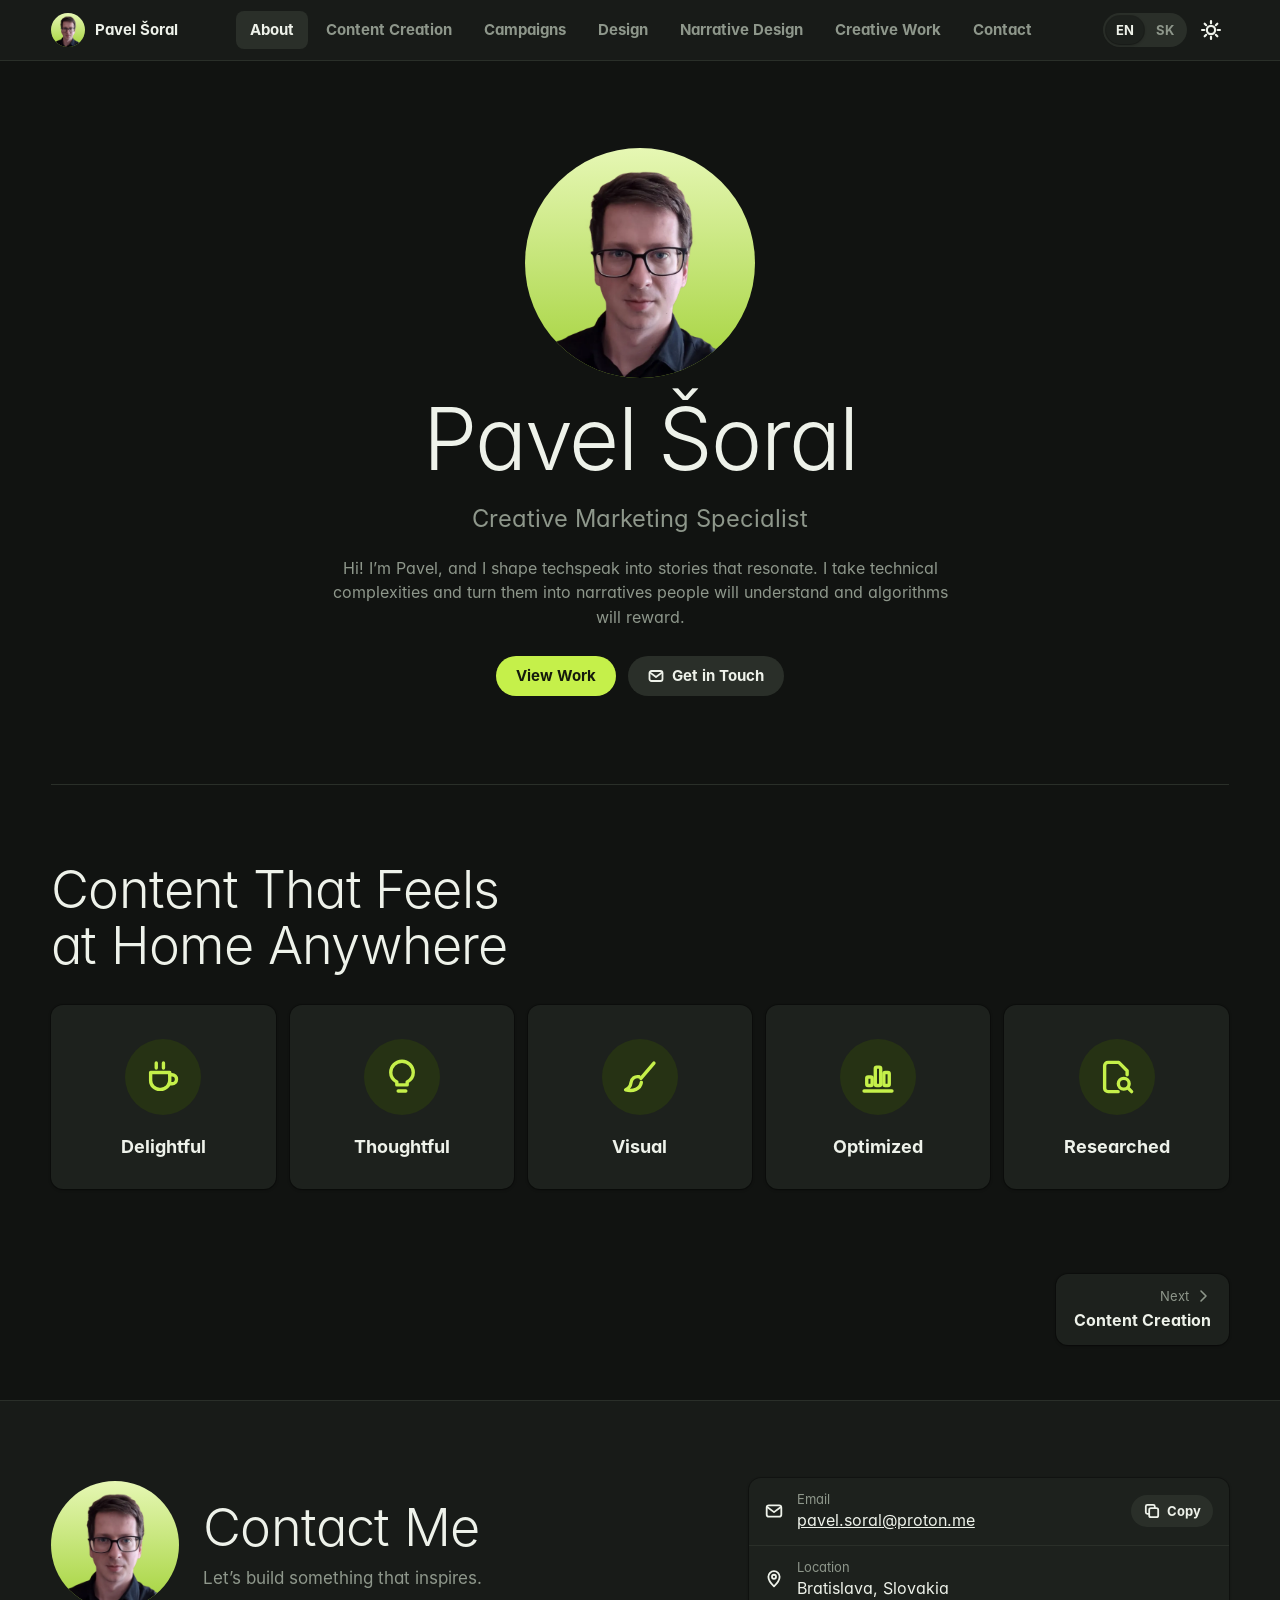
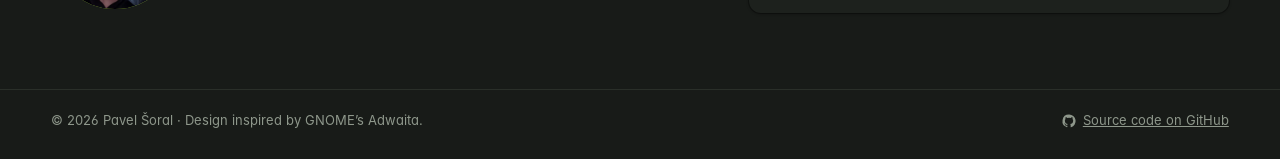
<file: index.html>
<!doctype html>
<html lang="en" data-theme="dark">
<head>
  <meta charset="utf-8">
  <meta name="viewport" content="width=device-width, initial-scale=1, viewport-fit=cover">
  <title>Pavel Šoral Portfolio</title>
  <meta name="description" content="Pavel Šoral, content marketing specialist and copywriter. Blog posts, case studies, product materials, campaigns, game storylines and a book debut.">
  <meta name="theme-color" content="#181b18">
  <meta property="og:type" content="website">
  <meta property="og:title" content="Pavel Šoral · Portfolio">
  <meta property="og:description" content="Content marketing specialist and copywriter. I turn technical stuff into stories people want to read.">
  <meta property="og:image" content="assets/img/og.png">
  <meta name="twitter:card" content="summary_large_image">
  <link rel="icon" href="assets/img/favicon.png">
  <link rel="preload" href="assets/fonts/inter-400.woff2" as="font" type="font/woff2" crossorigin>
  <link rel="preload" href="assets/fonts/inter-300.woff2" as="font" type="font/woff2" crossorigin>
  <link rel="stylesheet" href="assets/css/style.css">
  <script>
    /* Apply the saved theme before first paint to avoid a flash. */
    try { var th = localStorage.getItem("theme"); if (th) document.documentElement.setAttribute("data-theme", th); } catch (e) {}
  </script>
</head>
<body>
  <div id="app">
    <noscript>
      <div style="max-width:40rem;margin:4rem auto;padding:0 16px;font-family:sans-serif">
        <h1>Pavel Šoral</h1>
        <p>Content Marketing Specialist &amp; Copywriter. This portfolio needs JavaScript. Email: pavel.soral@proton.me</p>
      </div>
    </noscript>
  </div>
  <script src="content/content.js"></script>
  <script src="assets/js/app.js"></script>
</body>
</html>
</file>
<file: assets/css/style.css>
/* SPDX-License-Identifier: GPL-3.0-or-later · Copyright (C) 2026 Pavel Šoral
   ==========================================================================
   Pavel Šoral · Portfolio
   Layout: a GNOME-style app window. Sticky header bar with a view switcher,
   one "page" per view, cards and boxed lists in the Adwaita idiom.
   Palette: "Lime Signal" (dark first, light on request).
   ========================================================================== */

@font-face { font-family: "Inter"; font-weight: 300; font-style: normal; font-display: swap; src: url("../fonts/inter-300.woff2") format("woff2"); }
@font-face { font-family: "Inter"; font-weight: 400; font-style: normal; font-display: swap; src: url("../fonts/inter-400.woff2") format("woff2"); }
@font-face { font-family: "Inter"; font-weight: 600; font-style: normal; font-display: swap; src: url("../fonts/inter-600.woff2") format("woff2"); }
@font-face { font-family: "Inter"; font-weight: 700; font-style: normal; font-display: swap; src: url("../fonts/inter-700.woff2") format("woff2"); }
@font-face { font-family: "Inter"; font-weight: 800; font-style: normal; font-display: swap; src: url("../fonts/inter-800.woff2") format("woff2"); }

:root {
  /* Lime Signal, dark */
  --bg: #111311;
  --surface: #181b18;
  --card: #1d211d;
  --line: #2a2f29;
  --button: #2a2f29;
  --button-hover: #353b34;
  --fg: #eef2ea;
  --dim: #8e978b;
  --accent: #c5f04a;
  --accent-bg: #c5f04a;
  --accent-bg-hover: #d4f76e;
  --accent-fg: #141a0c;
  --tint: #263214;
  --muted-bar: #3a4436;
  --shadow: 0 1px 3px rgba(0, 0, 0, .35), 0 0 0 1px rgba(0, 0, 0, .25);
  --scrim: rgba(5, 7, 5, .72);
  color-scheme: dark;

  --font: "Inter", "Adwaita Sans", "Cantarell", system-ui, -apple-system, "Segoe UI", sans-serif;
  --fs-display: clamp(2.125rem, 1.5rem + 2.2vw, 3.375rem);
  --fs-title: 1.375rem;
  --fs-heading: .9375rem;
  --fs-body: 1rem;
  --fs-caption: .8125rem;
  --radius: 12px;
  --radius-small: 8px;
  --header-h: 60px;
  --max: 1240px;
  --ease: cubic-bezier(.2, .7, .2, 1);
}

@media (prefers-color-scheme: light) {
  :root:not([data-theme="dark"]) {
    --bg: #f6f8f2; --surface: #ffffff; --card: #ffffff; --line: #e3e8dc; --button: #e5e9df; --button-hover: #dbe1d3;
    --fg: #1d211b; --dim: #676f61; --accent: #4a7400; --accent-bg: #bfe93f; --accent-bg-hover: #b2de2c; --accent-fg: #1d211b;
    --tint: #ecf7cf; --muted-bar: #cfd6c6; --shadow: 0 1px 3px rgba(0, 0, 6, .07), 0 0 0 1px rgba(0, 0, 6, .06);
    --scrim: rgba(20, 24, 18, .45); color-scheme: light;
  }
}
:root[data-theme="light"] {
  --bg: #f6f8f2; --surface: #ffffff; --card: #ffffff; --line: #e3e8dc; --button: #e5e9df; --button-hover: #dbe1d3;
  --fg: #1d211b; --dim: #676f61; --accent: #4a7400; --accent-bg: #bfe93f; --accent-bg-hover: #b2de2c; --accent-fg: #1d211b;
  --tint: #ecf7cf; --muted-bar: #cfd6c6; --shadow: 0 1px 3px rgba(0, 0, 6, .07), 0 0 0 1px rgba(0, 0, 6, .06);
  --scrim: rgba(20, 24, 18, .45); color-scheme: light;
}

/* ------------------------------------------------------------------ base */
*, *::before, *::after { box-sizing: border-box; }
html { -webkit-text-size-adjust: 100%; }
body {
  margin: 0;
  background: var(--bg);
  color: var(--fg);
  font: 400 var(--fs-body)/1.55 var(--font);
  font-feature-settings: "cv11", "ss01";
  -webkit-font-smoothing: antialiased;
  min-height: 100%;
}
body::before { content: ""; position: fixed; inset: 0 0 auto; height: env(safe-area-inset-top, 0px); z-index: 30; background: var(--surface); }
img { max-width: 100%; display: block; }
a { color: inherit; }
h1, h2, h3, p { margin: 0; }
h1, h2, h3 { text-wrap: balance; }
p { text-wrap: pretty; }
button { font: inherit; color: inherit; }
:focus-visible { outline: 2px solid var(--accent); outline-offset: 2px; border-radius: 6px; }
[hidden] { display: none !important; }
.sr-only { position: absolute; width: 1px; height: 1px; overflow: hidden; clip: rect(0 0 0 0); white-space: nowrap; }

.icon { width: 16px; height: 16px; flex: none; fill: none; stroke: currentColor; stroke-width: 1.6; stroke-linecap: round; stroke-linejoin: round; }
.icon-lg { width: 22px; height: 22px; }

.skip-link { position: absolute; left: 16px; top: -48px; z-index: 50; padding: 8px 14px; border-radius: 999px; background: var(--accent-bg); color: var(--accent-fg); font-weight: 700; text-decoration: none; }
.skip-link:focus { top: calc(8px + env(safe-area-inset-top, 0px)); }

.wrap {
  width: 100%;
  max-width: calc(var(--max) + 64px);
  margin-inline: auto;
  padding-left: max(16px, env(safe-area-inset-left, 0px), 4vw);
  padding-right: max(16px, env(safe-area-inset-right, 0px), 4vw);
}

/* ------------------------------------------------------------------ header bar */
.headerbar {
  position: sticky; top: env(safe-area-inset-top, 0px); z-index: 20;
  background: var(--surface);
  box-shadow: 0 1px 0 var(--line);
}
.headerbar .wrap { display: flex; align-items: center; gap: 16px; height: var(--header-h); }
.brand { display: flex; align-items: center; gap: 10px; text-decoration: none; font-weight: 700; font-size: var(--fs-heading); white-space: nowrap; border-radius: 999px; }
.brand img { width: 34px; height: 34px; border-radius: 50%; background: linear-gradient(#e6f7b4, #a3d23a); }
.switcher { display: flex; gap: 4px; margin-inline: auto; }
.switcher a {
  padding: 7px 14px; border-radius: var(--radius-small);
  font-size: var(--fs-heading); font-weight: 700; color: var(--dim); text-decoration: none; white-space: nowrap;
  transition: background-color .15s, color .15s;
}
.switcher a:hover { background: var(--button); color: var(--fg); }
.switcher a[aria-current="page"] { background: var(--button); color: var(--fg); }
.header-end { display: flex; align-items: center; gap: 6px; }
.icon-button {
  display: inline-grid; place-items: center; width: 36px; height: 36px; border: 0; border-radius: 50%;
  background: transparent; cursor: pointer;
}
.icon-button:hover { background: var(--button); }
.lang-toggle { display: inline-flex; padding: 3px; gap: 2px; border-radius: 999px; background: var(--button); }
.lang-toggle button {
  border: 0; background: transparent; cursor: pointer; padding: 4px 10px; border-radius: 999px;
  font-size: var(--fs-caption); font-weight: 700; color: var(--dim);
}
.lang-toggle button[aria-pressed="true"] { background: var(--card); color: var(--fg); box-shadow: var(--shadow); }
.menu-button { display: none; }

@media (max-width: 1099px) {
  .switcher { display: none; }
  .menu-button { display: inline-grid; }
  .header-end { margin-left: auto; }
}

/* mobile sheet */
.sheet-scrim { position: fixed; inset: 0; z-index: 40; background: var(--scrim); }
.sheet {
  position: fixed; z-index: 41; top: 0; right: 0; bottom: 0; width: min(360px, 88vw);
  background: var(--surface); box-shadow: -1px 0 0 var(--line);
  padding: calc(12px + env(safe-area-inset-top, 0px)) max(16px, env(safe-area-inset-right, 0px)) calc(20px + env(safe-area-inset-bottom, 0px)) 16px;
  overflow-y: auto;
}
.sheet-head { display: flex; align-items: center; justify-content: space-between; margin-bottom: 8px; }
.sheet-head h2 { font-size: var(--fs-heading); }
.sheet nav { display: grid; gap: 18px; }
.sheet h3 { font-size: var(--fs-caption); color: var(--dim); font-weight: 700; margin: 6px 0 6px 12px; }
.sheet ul { list-style: none; margin: 0; padding: 0; }
.sheet li a { display: block; padding: 9px 12px; border-radius: var(--radius-small); text-decoration: none; }
.sheet li a:hover { background: var(--button); }
.sheet li a[aria-current="page"] { background: var(--tint); color: var(--accent); font-weight: 700; }
@media (prefers-reduced-motion: no-preference) {
  .sheet:not([hidden]) { animation: sheet-in .22s var(--ease); }
  @keyframes sheet-in { from { transform: translateX(24px); opacity: .4; } }
}

/* ------------------------------------------------------------------ section sub navigation */
.subnav {
  position: sticky; top: calc(env(safe-area-inset-top, 0px) + var(--header-h)); z-index: 15;
  padding-block: 10px; background: color-mix(in srgb, var(--bg) 88%, transparent);
  -webkit-backdrop-filter: blur(12px); backdrop-filter: blur(12px); box-shadow: 0 1px 0 var(--line);
}
.subnav ul {
  list-style: none; margin: 0; padding: 2px; display: flex; gap: 6px; overflow-x: auto; scrollbar-width: none;
}
.subnav ul::-webkit-scrollbar { display: none; }
.subnav a {
  display: block; padding: 6px 14px; border-radius: 999px; white-space: nowrap; text-decoration: none;
  font-size: var(--fs-caption); font-weight: 600; color: var(--dim); background: transparent; box-shadow: inset 0 0 0 1px var(--line);
}
.subnav a:hover { color: var(--fg); background: var(--button); }
.subnav a[aria-current] { background: var(--tint); color: var(--accent); box-shadow: none; }
.sheet h3 a { color: inherit; text-decoration: none; display: block; padding: 4px 0; }
.sheet h3 a[aria-current="page"] { color: var(--accent); }

/* ------------------------------------------------------------------ page */
main { display: block; min-height: 60vh; }
.block { padding-block: clamp(48px, 6vw, 88px); scroll-margin-top: calc(var(--header-h) + 58px - clamp(24px, 3vw, 48px)); }
.block + .block { position: relative; }
.block + .block::before {
  content: ""; position: absolute; top: 0; height: 1px; background: var(--line);
  left: max(16px, env(safe-area-inset-left, 0px), 4vw); right: max(16px, env(safe-area-inset-right, 0px), 4vw);
}
.block-hero { padding-block: 0 clamp(40px, 5vw, 72px); }
.page-head { display: grid; gap: 12px; max-width: 46rem; }
.block-title { font-size: var(--fs-display); font-weight: 300; line-height: 1.08; letter-spacing: -.015em; }
.block-title:focus, h1:focus { outline: none; }
.subtitle { font-size: 1.125rem; font-weight: 700; line-height: 1.3; }
.page-head .intro, .contact-card .intro { color: var(--dim); font-size: 1.0625rem; max-width: 62ch; }
.head-row { display: flex; align-items: flex-start; justify-content: space-between; gap: 20px 32px; flex-wrap: wrap; margin-bottom: 32px; }
.head-row .page-head { flex: 1 1 32rem; min-width: 0; }

.layout-split { display: grid; grid-template-columns: minmax(0, 23rem) minmax(0, 1fr); gap: 32px 64px; align-items: start; }
.layout-split.flip { grid-template-columns: minmax(0, 1fr) minmax(0, 26rem); }
.layout-split.flip > .col-aside { order: 2; }
.col-aside, .col-main { display: grid; gap: 22px; min-width: 0; align-content: start; }
.col-main { gap: 28px; }
@media (max-width: 899px) {
  .layout-split, .layout-split.flip { grid-template-columns: minmax(0, 1fr); }
  .layout-split.flip > .col-aside { order: 0; }
}
.stack-body { display: grid; gap: 28px; }

/* entrance */
@media (prefers-reduced-motion: no-preference) {
  .block.enter .col-aside > *, .block.enter .col-main > *, .block.enter .stack-body > *, .block.enter .head-row, .block.enter .hero > * {
    animation: rise .5s var(--ease) both;
  }
  .block.enter .col-aside > :nth-child(2), .block.enter .stack-body > :nth-child(1) { animation-delay: .06s; }
  .block.enter .col-aside > :nth-child(3), .block.enter .col-main > :nth-child(1), .block.enter .stack-body > :nth-child(2) { animation-delay: .1s; }
  .block.enter .col-aside > :nth-child(4), .block.enter .col-main > :nth-child(2), .block.enter .stack-body > :nth-child(3) { animation-delay: .16s; }
  .block.enter .hero > :nth-child(2) { animation-delay: .08s; }
  .block.enter .hero > :nth-child(3) { animation-delay: .14s; }
  .block.enter .hero > :nth-child(4) { animation-delay: .2s; }
  @keyframes rise { from { opacity: 0; transform: translateY(10px); } }
}

/* ------------------------------------------------------------------ buttons */
.button {
  display: inline-flex; align-items: center; justify-content: center; gap: 8px; min-height: 40px;
  padding: 8px 20px; border: 0; border-radius: 999px; cursor: pointer; text-decoration: none;
  font-size: var(--fs-heading); font-weight: 700; white-space: nowrap;
  background: var(--button); color: var(--fg); transition: background-color .15s, transform .15s;
}
.button:hover { background: var(--button-hover); }
.button.suggested { background: var(--accent-bg); color: var(--accent-fg); }
.button.suggested:hover { background: var(--accent-bg-hover); }
.button:active { transform: translateY(1px); }
.button .icon { stroke-width: 1.8; }
.cursor-icon { width: 15px; height: 15px; }

/* ------------------------------------------------------------------ cards & boxed lists */
.card { background: var(--card); border-radius: var(--radius); box-shadow: var(--shadow); }
.group { display: grid; gap: 10px; min-width: 0; }
.group-title { font-size: var(--fs-heading); font-weight: 700; padding-left: 2px; }
.group-foot { font-size: var(--fs-caption); color: var(--dim); padding-left: 2px; }
.boxed-list { list-style: none; margin: 0; padding: 0; background: var(--card); border-radius: var(--radius); box-shadow: var(--shadow); }
.row { display: flex; align-items: center; gap: 14px; padding: 13px 16px; min-height: 56px; }
.row + .row { border-top: 1px solid var(--line); }
.row .icon { width: 18px; height: 18px; }
.row-text { display: grid; gap: 1px; min-width: 0; flex: 1; }
.row-title { line-height: 1.35; }
.row-sub { font-size: var(--fs-caption); color: var(--dim); line-height: 1.4; }
.row-suffix { color: var(--dim); font-variant-numeric: tabular-nums; white-space: nowrap; }
.steps { display: grid; grid-template-columns: repeat(auto-fit, minmax(15rem, 1fr)); gap: 16px; }
.steps .boxed-list { height: 100%; }
.steps .row-title { font-weight: 700; }

.chips { display: flex; flex-wrap: wrap; gap: 8px; }
.chip { padding: 4px 13px; border-radius: 999px; background: var(--tint); color: var(--accent); font-size: var(--fs-caption); font-weight: 600; }

.note { font-size: var(--fs-caption); color: var(--dim); padding-left: 2px; }

.banner { display: flex; align-items: center; gap: 14px; padding: 16px 20px; border-radius: var(--radius); background: var(--tint); }
.banner .icon { width: 22px; height: 22px; color: var(--accent); }

/* ------------------------------------------------------------------ stats */
.stats { display: grid; gap: 14px; }
.stats.cols-2 { grid-template-columns: repeat(2, minmax(0, 1fr)); }
.stats.cols-3 { grid-template-columns: repeat(3, minmax(0, 1fr)); }
.stats.cols-4 { grid-template-columns: repeat(4, minmax(0, 1fr)); }
@media (max-width: 899px) { .stats.cols-3 { grid-template-columns: repeat(2, minmax(0, 1fr)); } }
@media (max-width: 520px) { .stats.cols-3, .stats.cols-2.stats-hero { grid-template-columns: minmax(0, 1fr); } }
@media (max-width: 420px) { .stats.cols-4 { grid-template-columns: repeat(2, minmax(0, 1fr)); } }
.stat.wide { grid-column: 1 / -1; }
.stat { padding: 18px 20px; display: grid; gap: 2px; align-content: start; min-width: 0; container-type: inline-size; }
.stat-value {
  font-size: clamp(1.875rem, 1.4rem + 1.4vw, 2.625rem); font-weight: 800; line-height: 1.1; color: var(--accent);
  font-variant-numeric: tabular-nums; letter-spacing: -.01em; margin-bottom: 6px; white-space: nowrap;
}
.stat-label { line-height: 1.35; }
.stat-sub { font-size: var(--fs-caption); color: var(--dim); margin-top: 4px; }
.stats.stats-hero .stat { padding: 26px 28px 28px; }
.stats.stats-hero .stat-value { font-size: clamp(2.75rem, 2rem + 3vw, 4.75rem); margin-bottom: 12px; }
.stats.stats-hero .stat-label { font-size: 1.0625rem; }
.stats.compact .stat { padding: 14px 16px; }
.stats.compact .stat-value { font-size: 1.875rem; margin-bottom: 0; }

/* ------------------------------------------------------------------ media cards */
.cards { display: grid; gap: 18px; }
.cards.cols-3 { grid-template-columns: repeat(3, minmax(0, 1fr)); }
.cards.cols-4 { grid-template-columns: repeat(4, minmax(0, 1fr)); }
@media (max-width: 1099px) { .cards.cols-4 { grid-template-columns: repeat(2, minmax(0, 1fr)); } }
@media (max-width: 899px) { .cards.cols-3 { grid-template-columns: repeat(2, minmax(0, 1fr)); } }
@media (max-width: 540px) { .cards.cols-3, .cards.cols-4 { grid-template-columns: minmax(0, 1fr); } }
.media-card {
  display: flex; flex-direction: column; overflow: hidden; text-decoration: none; color: inherit;
  transition: transform .2s var(--ease), box-shadow .2s;
}
a.media-card:hover, button.media-card:hover { transform: translateY(-2px); }
.media-card .thumb { aspect-ratio: var(--ar, 16 / 9); background: var(--button); overflow: hidden; }
.media-card .thumb img { width: 100%; height: 100%; object-fit: cover; }
.media-card .thumb.contain { background: #ffffff; display: grid; place-items: center; padding: 10px; }
.media-card .thumb.contain img { object-fit: contain; }
.media-card .thumb.soft { background: var(--button); padding: 16px; }
.media-card .thumb.has-play { position: relative; }
.play-badge {
  position: absolute; left: 50%; top: 50%; width: 56px; height: 56px; margin: -28px 0 0 -28px; border-radius: 50%;
  display: grid; place-items: center; background: rgba(0, 0, 0, .55); color: #ffffff;
  -webkit-backdrop-filter: blur(6px); backdrop-filter: blur(6px); transition: transform .2s var(--ease), background-color .2s;
}
.play-badge .icon { width: 22px; height: 22px; margin-left: 3px; }
a.media-card:hover .play-badge { transform: scale(1.08); background: var(--accent-bg); color: var(--accent-fg); }
.media-card .body { display: grid; gap: 6px; padding: 14px 16px 16px; flex: 1; align-content: start; }
.media-card .title { font-weight: 700; font-size: var(--fs-heading); line-height: 1.35; }
.media-card .caption { display: flex; align-items: center; gap: 6px; font-size: var(--fs-caption); color: var(--dim); }
button.media-card { border: 0; padding: 0; text-align: left; cursor: pointer; font: inherit; }

.covers { display: grid; gap: 16px; }
.covers.cols-2 { grid-template-columns: repeat(2, minmax(0, 1fr)); }
.covers.cols-4 { grid-template-columns: repeat(4, minmax(0, 1fr)); }
@media (max-width: 760px) { .covers.cols-4 { grid-template-columns: repeat(2, minmax(0, 1fr)); } }
.cover { display: block; position: relative; aspect-ratio: var(--ar, .7); border-radius: var(--radius); overflow: hidden; box-shadow: var(--shadow); background: var(--button); border: 0; padding: 0; cursor: pointer; transition: transform .2s var(--ease); }
.cover:hover { transform: translateY(-3px); }
.cover img { width: 100%; height: 100%; object-fit: cover; }

/* paper stacks (brochures) */
.stacks { display: grid; grid-template-columns: repeat(3, minmax(0, 1fr)); gap: 28px; }
@media (max-width: 540px) { .stacks { grid-template-columns: repeat(2, minmax(0, 1fr)); } }
.stack-item { display: grid; gap: 10px; align-content: start; color: inherit; text-decoration: none; border-radius: 6px; }
a.stack-item:hover .stack-title { color: var(--accent); }
.stack-caption { display: flex; align-items: center; gap: 6px; }
.paper-stack { position: relative; aspect-ratio: .707; margin-right: 12%; }
.paper { position: absolute; inset: 0; border-radius: 4px; overflow: hidden; background: #fff; box-shadow: var(--shadow), 0 8px 24px rgba(0, 0, 0, .18); }
.paper img { width: 100%; height: 100%; object-fit: cover; }
.paper.back { transform: translate(14%, 3%) rotate(4deg); transform-origin: bottom center; transition: transform .35s var(--ease); }
.stack-item:hover .paper.back { transform: translate(22%, 2%) rotate(7deg); }
.stack-title { font-weight: 700; font-size: var(--fs-heading); line-height: 1.3; }
.stack-caption, .figure-caption { font-size: var(--fs-caption); color: var(--dim); }
/* Big numbers shrink with their card so long values like $20,000 never spill out. */
@supports (font-size: 1cqi) {
  .stat .stat-value { font-size: min(clamp(1.875rem, 1.4rem + 1.4vw, 2.625rem), 19cqi); }
  .stats.stats-hero .stat .stat-value { font-size: min(clamp(2.75rem, 2rem + 3vw, 4.75rem), 24cqi); }
  .stats.compact .stat .stat-value { font-size: min(1.875rem, 24cqi); }
}

.figure { display: grid; gap: 10px; margin: 0; }
.figure .frame { border-radius: var(--radius); overflow: hidden; box-shadow: var(--shadow); background: var(--button); }
.figure .frame img { width: 100%; height: auto; }
.figure .frame.paper-frame { border-radius: 4px; }
.figure-head { display: flex; flex-wrap: wrap; align-items: baseline; gap: 4px 12px; }
.figure-head .stack-title { font-size: var(--fs-heading); }

/* websites (design) */
.sites { display: grid; grid-template-columns: repeat(3, minmax(0, 1fr)); gap: 22px; }
@media (max-width: 1099px) { .sites { grid-template-columns: repeat(2, minmax(0, 1fr)); } }
@media (max-width: 640px) { .sites { grid-template-columns: minmax(0, 1fr); } }
.site-card { display: flex; flex-direction: column; color: inherit; text-decoration: none; transition: transform .2s var(--ease); }
.site-card:hover { transform: translateY(-3px); }
.site-media { position: relative; }
.site-desktop { aspect-ratio: 16 / 10; border-radius: var(--radius) var(--radius) 0 0; overflow: hidden; background: var(--button); }
.site-desktop img { width: 100%; height: 100%; object-fit: cover; object-position: top; }
.site-phone {
  position: absolute; right: 16px; bottom: -70px; width: 30%; aspect-ratio: 1 / 2; padding: 4px;
  border-radius: 18px; background: #0f0f11; box-shadow: 0 0 0 1px var(--line), 0 10px 28px rgba(0, 0, 0, .35);
}
.site-phone img { width: 100%; height: 100%; object-fit: cover; object-position: top; border-radius: 14px; }
.site-body { display: grid; gap: 4px; padding: 16px calc(30% + 32px) 18px 18px; min-height: 104px; align-content: start; }
.site-body .title { font-weight: 700; font-size: 1.125rem; }
.site-sub { color: var(--dim); line-height: 1.4; }
.site-body .caption { display: flex; align-items: center; gap: 6px; margin-top: 6px; font-size: var(--fs-caption); color: var(--accent); font-weight: 600; }

/* tiles (approach) */
.tiles { display: grid; grid-template-columns: repeat(5, minmax(0, 1fr)); gap: 14px; }
@media (max-width: 899px) { .tiles { grid-template-columns: repeat(3, minmax(0, 1fr)); } }
@media (max-width: 520px) {
  .tiles { grid-template-columns: minmax(0, 1fr); gap: 10px; }
  .tile { grid-auto-flow: column; justify-content: start; align-items: center; gap: 16px; padding: 14px 16px; text-align: left; }
  .tile-icon { width: 48px; height: 48px; }
  .tile-icon .icon { width: 24px; height: 24px; }
}
.tile { display: grid; justify-items: center; gap: 18px; padding: 34px 12px 28px; text-align: center; }
.tile-icon { width: 76px; height: 76px; border-radius: 50%; display: grid; place-items: center; background: var(--tint); color: var(--accent); }
.tile-icon .icon { width: 36px; height: 36px; stroke-width: 1.5; }
.tile-label { font-weight: 700; font-size: 1.125rem; }
@media (prefers-reduced-motion: no-preference) { .tile { transition: transform .2s var(--ease); } .tile:hover { transform: translateY(-3px); } }

/* phones (social) */
.phones { display: grid; grid-template-columns: minmax(0, 1.25fr) minmax(0, 2fr); gap: 28px; align-items: center; }
.phones .photo { border-radius: var(--radius); overflow: hidden; box-shadow: var(--shadow); }
.phones .photo img { width: 100%; height: 100%; object-fit: cover; aspect-ratio: 4 / 3; }
.phone-row { display: grid; grid-template-columns: repeat(4, minmax(0, 1fr)); gap: 18px; }
.phone { display: grid; gap: 10px; justify-items: center; text-align: center; }
.phone-frame { width: 100%; aspect-ratio: 9 / 19.5; border-radius: 22px; padding: 6px; background: #0f0f11; box-shadow: 0 0 0 1px var(--line), 0 8px 24px rgba(0, 0, 0, .25); }
.phone-frame img { width: 100%; height: 100%; object-fit: cover; object-position: top; border-radius: 16px; }
.phone-title { font-weight: 700; font-size: var(--fs-heading); line-height: 1.2; }
.phone-caption { font-size: var(--fs-caption); color: var(--dim); }
@media (max-width: 899px) { .phones { grid-template-columns: minmax(0, 1fr); } }
@media (max-width: 480px) { .phone-row { grid-template-columns: repeat(2, minmax(0, 1fr)); } }

/* launches */
.launches { display: grid; grid-template-columns: repeat(2, minmax(0, 1fr)); gap: 20px; }
@media (max-width: 899px) { .launches { grid-template-columns: minmax(0, 1fr); } }
.launch { display: grid; grid-template-columns: minmax(0, 11rem) minmax(0, 1fr); gap: 24px; padding: 22px; align-items: start; }
@media (max-width: 480px) { .launch { grid-template-columns: minmax(0, 1fr); } .launch .paper-stack { max-width: 11rem; } }
.launch .paper-stack { position: relative; margin: 0; }
.launch h3 { font-size: var(--fs-title); font-weight: 700; line-height: 1.2; }
.launch .note { padding: 0; margin-top: 4px; }
.launch-stats { list-style: none; padding: 0; margin: 16px 0 0; display: grid; gap: 12px; }
.launch-stats li { display: grid; grid-template-columns: 6.5rem minmax(0, 1fr); gap: 12px; align-items: baseline; }
.launch-stats .stat-value { font-size: 1.625rem; margin: 0; }

/* ------------------------------------------------------------------ charts */
.chart { display: grid; gap: 14px; min-width: 0; }
.chart-head { display: grid; gap: 2px; }
.chart-title { font-size: var(--fs-heading); font-weight: 700; }
.chart-sub { font-size: var(--fs-caption); color: var(--dim); }
.bar-chart { --cols: 23; display: grid; grid-template-columns: 2.25rem minmax(0, 1fr); column-gap: 8px; }
.plot { position: relative; height: clamp(240px, 32vw, 420px); }
.y-axis { position: relative; height: clamp(240px, 32vw, 420px); }
.y-axis span { position: absolute; right: 0; transform: translateY(50%); font-size: var(--fs-caption); color: var(--dim); font-variant-numeric: tabular-nums; }
.gridline { position: absolute; left: 0; right: 0; height: 1px; background: var(--line); }
.baseline { position: absolute; left: 0; right: 0; bottom: 0; height: 1px; background: var(--dim); opacity: .6; }
.bars { position: absolute; inset: 0; display: grid; grid-template-columns: repeat(var(--cols), minmax(0, 1fr)); gap: clamp(2px, .5vw, 6px); align-items: end; }
.bar-slot { position: relative; height: 100%; display: flex; align-items: flex-end; cursor: default; border-radius: 4px; }
.bar-slot:focus-visible { outline-offset: 1px; }
.bar { width: 100%; height: var(--h); border-radius: 5px 5px 0 0; background: var(--accent-bg); transform-origin: bottom; }
.bar.past { background: var(--muted-bar); }
.bar-slot:hover .bar, .bar-slot:focus-visible .bar { filter: brightness(1.12); }
.bar-value { position: absolute; left: 50%; bottom: calc(var(--h) + 6px); transform: translateX(-50%); font-size: var(--fs-caption); font-weight: 700; color: var(--accent); white-space: nowrap; font-variant-numeric: tabular-nums; }
.bar-value.past { color: var(--dim); }
.x-axis, .years { grid-column: 2; display: grid; grid-template-columns: repeat(var(--cols), minmax(0, 1fr)); gap: clamp(2px, .5vw, 6px); }
.x-axis span { text-align: center; font-size: var(--fs-caption); color: var(--dim); padding-top: 6px; }
.years span { text-align: center; font-size: var(--fs-caption); font-weight: 700; padding-top: 8px; margin-top: 6px; border-top: 1px solid var(--line); color: var(--dim); }
.years span.current { color: var(--fg); }
@media (max-width: 540px) { .x-axis span:nth-child(even) { visibility: hidden; } }

.hbars { list-style: none; margin: 0; padding: 0; display: grid; gap: 20px; }
.hbar { display: grid; grid-template-columns: minmax(0, 1fr) 4.25rem; column-gap: 16px; row-gap: 6px; align-items: center; }
.hbar-label { grid-column: 1 / -1; line-height: 1.35; }
.hbar-track { height: 18px; border-radius: 6px; background: var(--button); overflow: hidden; }
.hbar-fill { height: 100%; width: var(--w); border-radius: 6px; background: var(--accent-bg); transform-origin: left; }
.hbar-value { font-weight: 700; font-variant-numeric: tabular-nums; text-align: right; }
.hbar-note { grid-column: 1 / -1; font-size: var(--fs-caption); color: var(--dim); }

@media (prefers-reduced-motion: no-preference) {
  .is-animating .bar { animation: grow-y .8s var(--ease) both; animation-delay: calc(var(--i) * 28ms); }
  .is-animating .bar-value { animation: fade .4s ease both; animation-delay: calc(.5s + var(--i) * 28ms); }
  .is-animating .hbar-fill { animation: grow-x .9s var(--ease) both; animation-delay: calc(var(--i) * 70ms); }
  @keyframes grow-y { from { transform: scaleY(0); } }
  @keyframes grow-x { from { transform: scaleX(0); } }
  @keyframes fade { from { opacity: 0; } }
}

.tooltip {
  position: fixed; z-index: 60; pointer-events: none; padding: 6px 10px; border-radius: 8px;
  background: var(--fg); color: var(--bg); font-size: var(--fs-caption); font-weight: 600; white-space: nowrap;
  transform: translate(-50%, calc(-100% - 10px)); box-shadow: 0 4px 16px rgba(0, 0, 0, .25);
}

/* ------------------------------------------------------------------ hero (home) & contact */
.hero { display: grid; justify-items: center; text-align: center; gap: 18px; padding-block: clamp(32px, 7vw, 88px) 24px; }
.avatar { width: clamp(150px, 18vw, 240px); aspect-ratio: 1; border-radius: 50%; overflow: hidden; background: linear-gradient(#e6f7b4, #a3d23a); }
.avatar img { width: 100%; height: 100%; object-fit: cover; }
.hero h1 { font-size: clamp(2.75rem, 1.8rem + 4.5vw, 5.5rem); font-weight: 300; letter-spacing: -.02em; line-height: 1; }
.hero .role { font-size: clamp(1.125rem, 1rem + .6vw, 1.5rem); color: var(--dim); }
.hero .intro { max-width: 40rem; color: var(--dim); }
.hero .actions { display: flex; flex-wrap: wrap; justify-content: center; gap: 12px; margin-top: 8px; }
.contact-list { width: min(100%, 34rem); text-align: left; }
.contact-list .row-title { font-size: var(--fs-caption); color: var(--dim); }
.contact-list .row-sub { font-size: var(--fs-body); color: var(--fg); user-select: all; }
.copy-button { border: 0; background: var(--button); border-radius: 999px; padding: 6px 12px; font-size: var(--fs-caption); font-weight: 700; display: inline-flex; gap: 6px; align-items: center; cursor: pointer; }
.copy-button:hover { background: var(--button-hover); }
.row-link { text-decoration: none; color: inherit; }
.row-link:hover .row-sub { text-decoration: underline; }

/* ------------------------------------------------------------------ pager */
.pager { padding-block: 8px 56px; display: grid; gap: 18px; }
.pager-nav { display: flex; justify-content: space-between; gap: 12px; }
.pager-link { display: grid; gap: 2px; padding: 12px 18px; border-radius: var(--radius); text-decoration: none; background: var(--card); box-shadow: var(--shadow); min-width: 0; max-width: 48%; transition: background-color .15s; }
.pager-link:hover { background: var(--button); }
.pager-link.next { text-align: right; margin-left: auto; }
.pager-dir { display: inline-flex; align-items: center; gap: 6px; font-size: var(--fs-caption); color: var(--dim); }
.pager-link.next .pager-dir { justify-content: flex-end; }
.pager-title { font-weight: 700; overflow: hidden; text-overflow: ellipsis; white-space: nowrap; }
.dots-unused { display: flex; justify-content: center; align-items: center; gap: 8px; }
.dots a { width: 7px; height: 7px; border-radius: 50%; background: var(--fg); opacity: .22; transition: opacity .15s, transform .15s; }
.dots a:hover { opacity: .55; }
.dots a[aria-current="page"] { opacity: .9; transform: scale(1.25); }
.counter { text-align: center; font-size: var(--fs-caption); color: var(--dim); font-variant-numeric: tabular-nums; }

/* ------------------------------------------------------------------ contact band (ends every page) */
.contact-band { background: var(--surface); box-shadow: 0 -1px 0 var(--line); padding-block: clamp(48px, 6vw, 80px); scroll-margin-top: var(--header-h); }
.contact-card { display: grid; grid-template-columns: minmax(0, 1fr) minmax(0, 30rem); gap: 28px 56px; align-items: center; }
.contact-intro { display: flex; align-items: center; gap: 24px; min-width: 0; }
.contact-intro > div:last-child { display: grid; gap: 10px; min-width: 0; }
.avatar-sm { width: clamp(88px, 10vw, 128px); flex: none; }
.contact-band .contact-list { width: 100%; }
.contact-band .boxed-list { background: var(--card); }
.contact-list .row-link { display: flex; align-items: center; gap: 14px; flex: 1; min-width: 0; text-decoration: none; color: inherit; }
@media (max-width: 899px) { .contact-card { grid-template-columns: minmax(0, 1fr); } }
@media (max-width: 480px) { .contact-intro { flex-direction: column; align-items: flex-start; } }

/* ------------------------------------------------------------------ footer */
.footer { padding-block: 20px calc(28px + env(safe-area-inset-bottom, 0px)); background: var(--surface); border-top: 1px solid var(--line); }
.footer .wrap { display: flex; flex-wrap: wrap; gap: 8px 20px; justify-content: space-between; font-size: var(--fs-caption); color: var(--dim); }
.footer a { color: var(--dim); display: inline-flex; gap: 6px; align-items: center; }

/* ------------------------------------------------------------------ document viewer */
.viewer { width: min(1100px, calc(100vw - 32px)); height: min(860px, calc(100vh - 48px)); padding: 0; border: 0; border-radius: var(--radius); background: var(--surface); color: var(--fg); box-shadow: 0 20px 60px rgba(0, 0, 0, .45); overflow: hidden; }
.viewer::backdrop { background: var(--scrim); }
.viewer[open] { display: grid; grid-template-rows: auto 1fr auto; }
.viewer-bar { display: flex; align-items: center; gap: 12px; padding: 10px 10px 10px 18px; box-shadow: 0 1px 0 var(--line); }
.viewer-title { font-weight: 700; font-size: var(--fs-heading); flex: 1; min-width: 0; overflow: hidden; text-overflow: ellipsis; white-space: nowrap; }
.viewer iframe { width: 100%; height: 100%; border: 0; background: var(--card); }
.viewer-note { padding: 8px 18px; font-size: var(--fs-caption); color: var(--dim); box-shadow: 0 -1px 0 var(--line); }
@media (max-width: 600px) { .viewer { width: 100vw; height: 100dvh; max-width: none; max-height: none; border-radius: 0; } .viewer-bar .button span { display: none; } }

@media (prefers-reduced-motion: reduce) { *, *::before, *::after { transition: none !important; animation: none !important; } }
</file>
